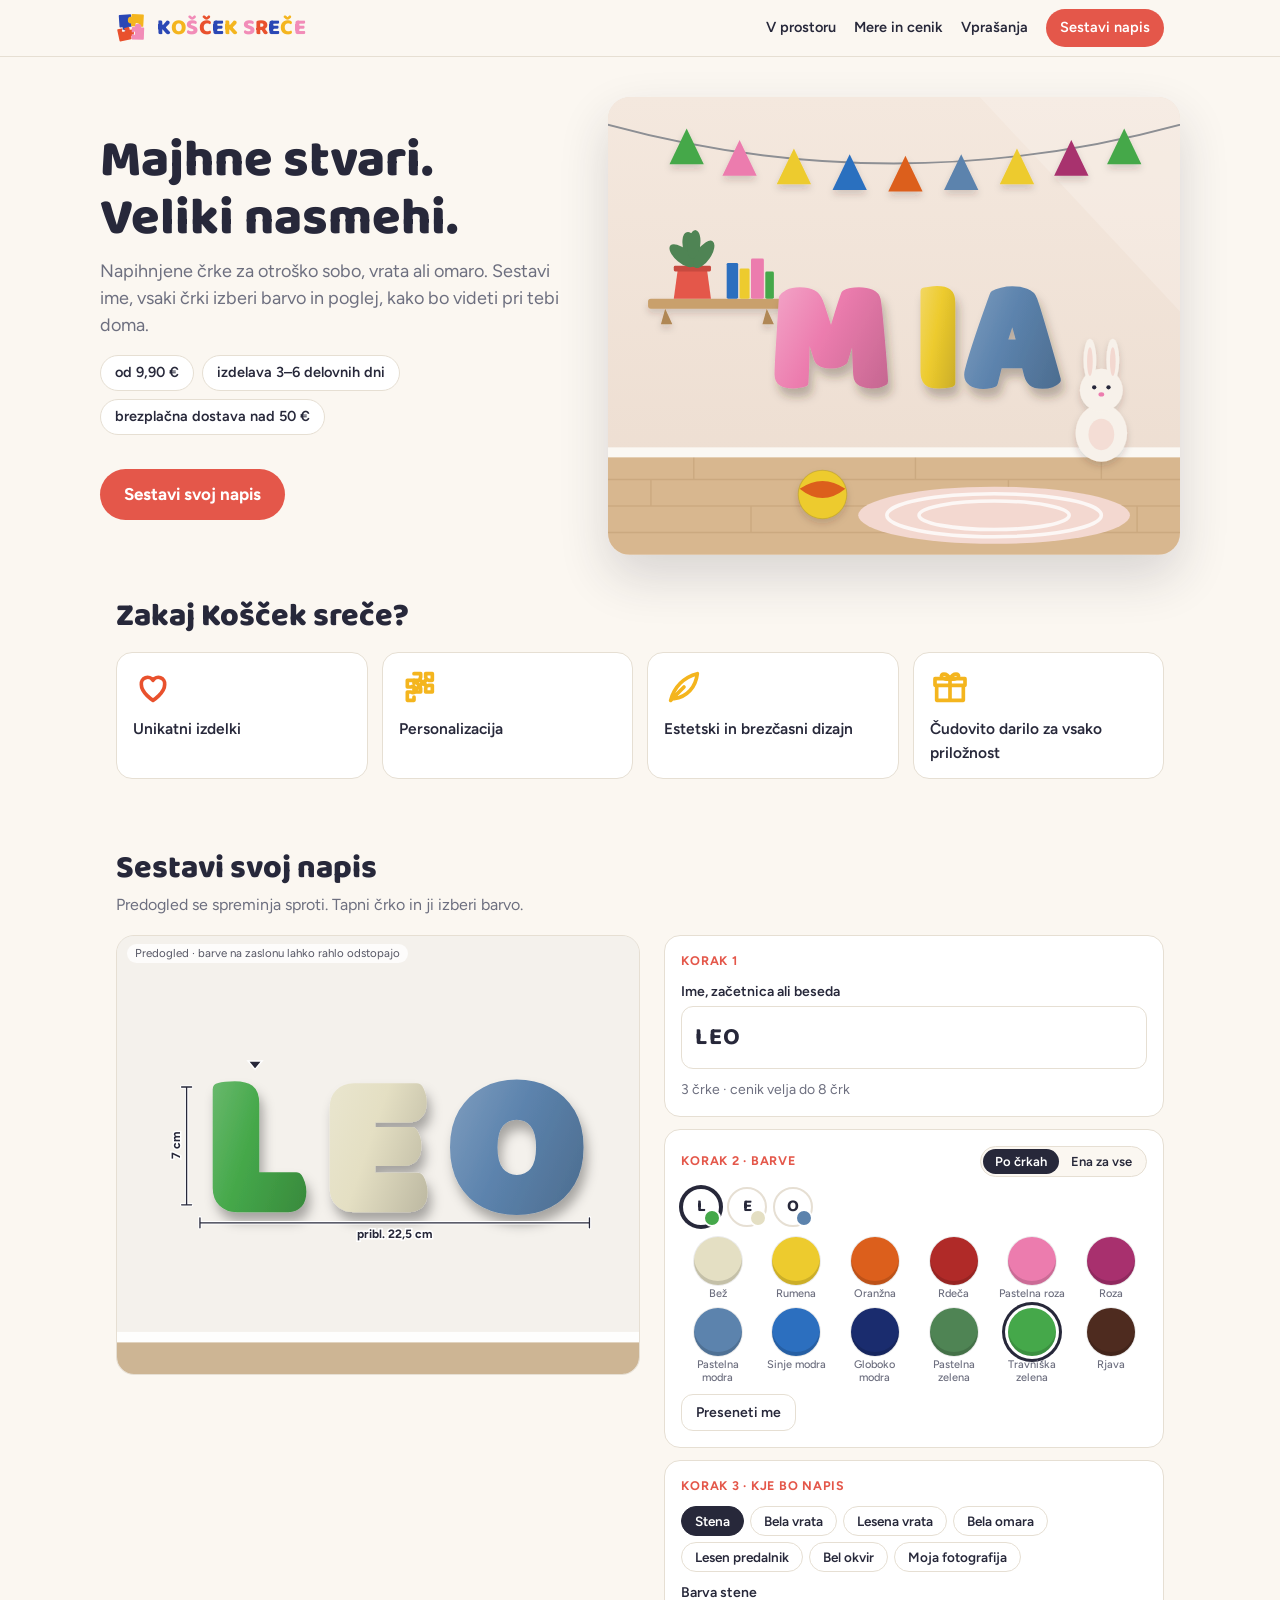
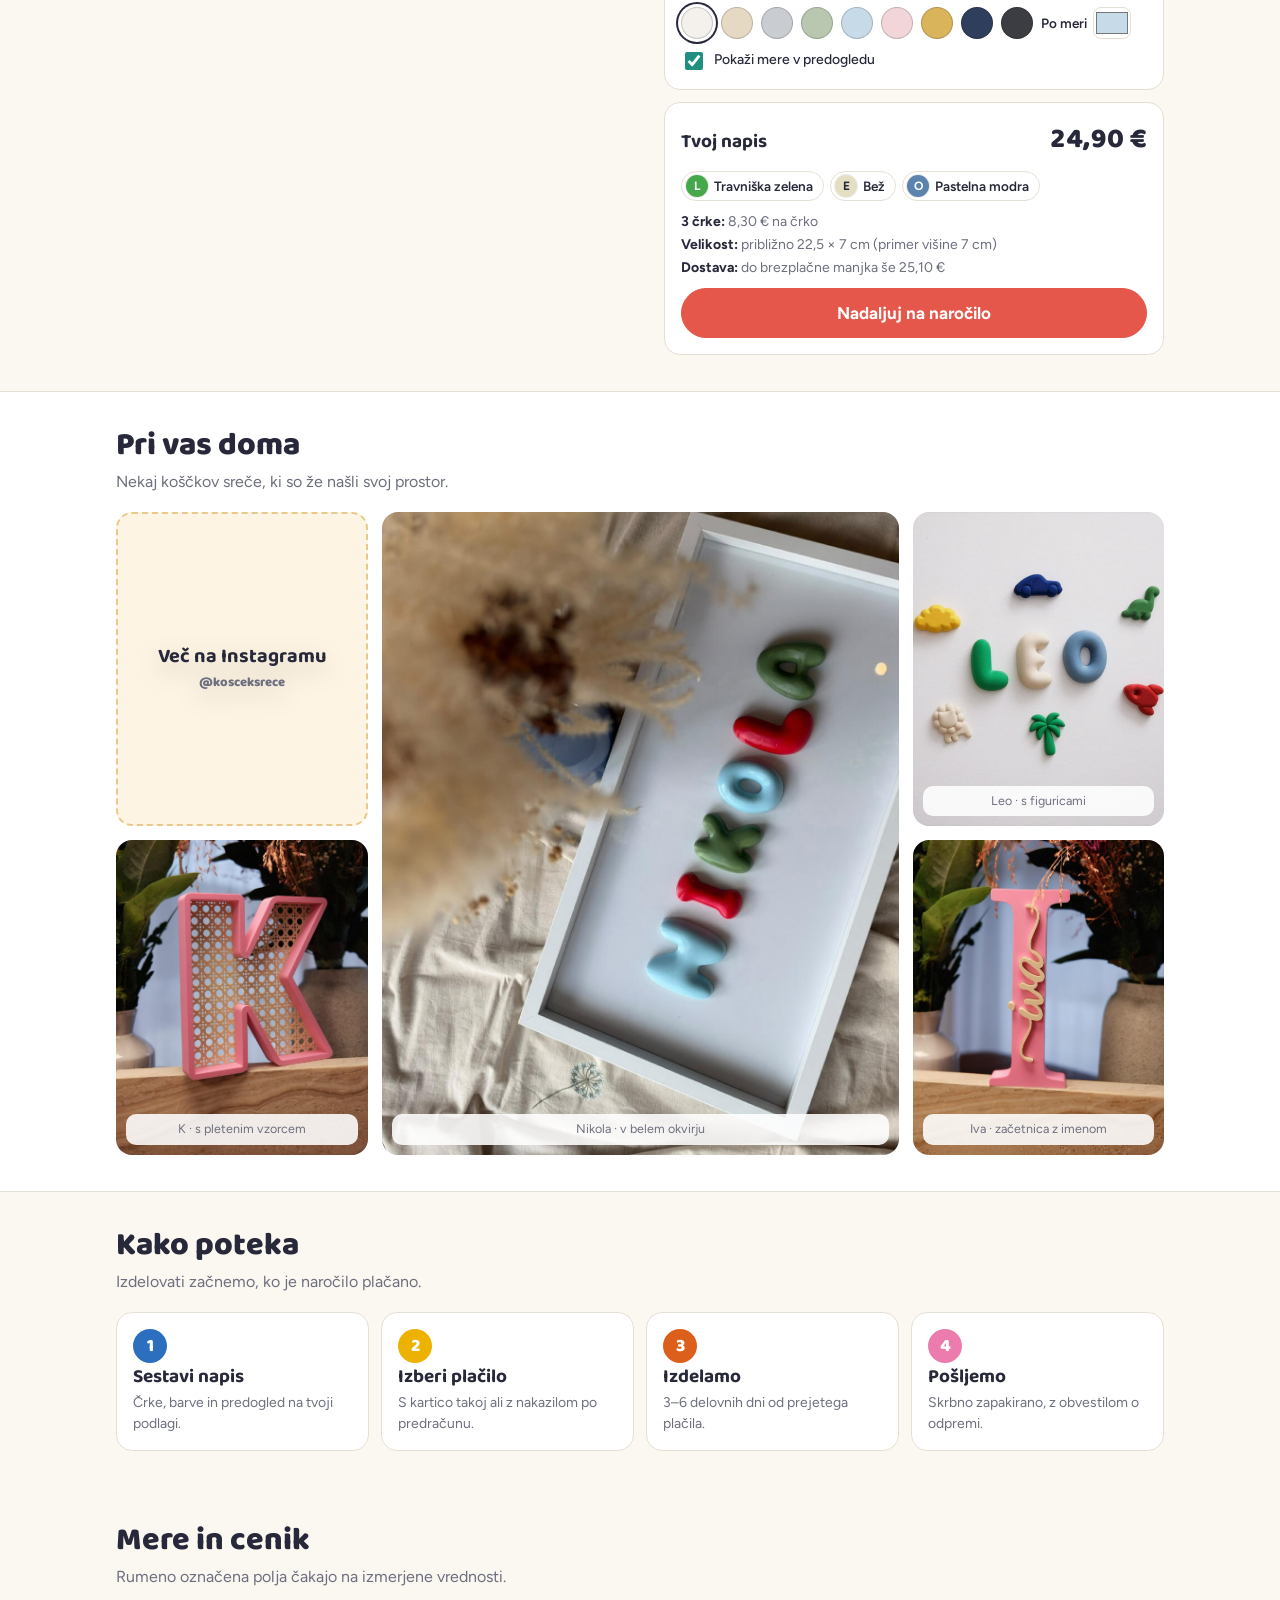
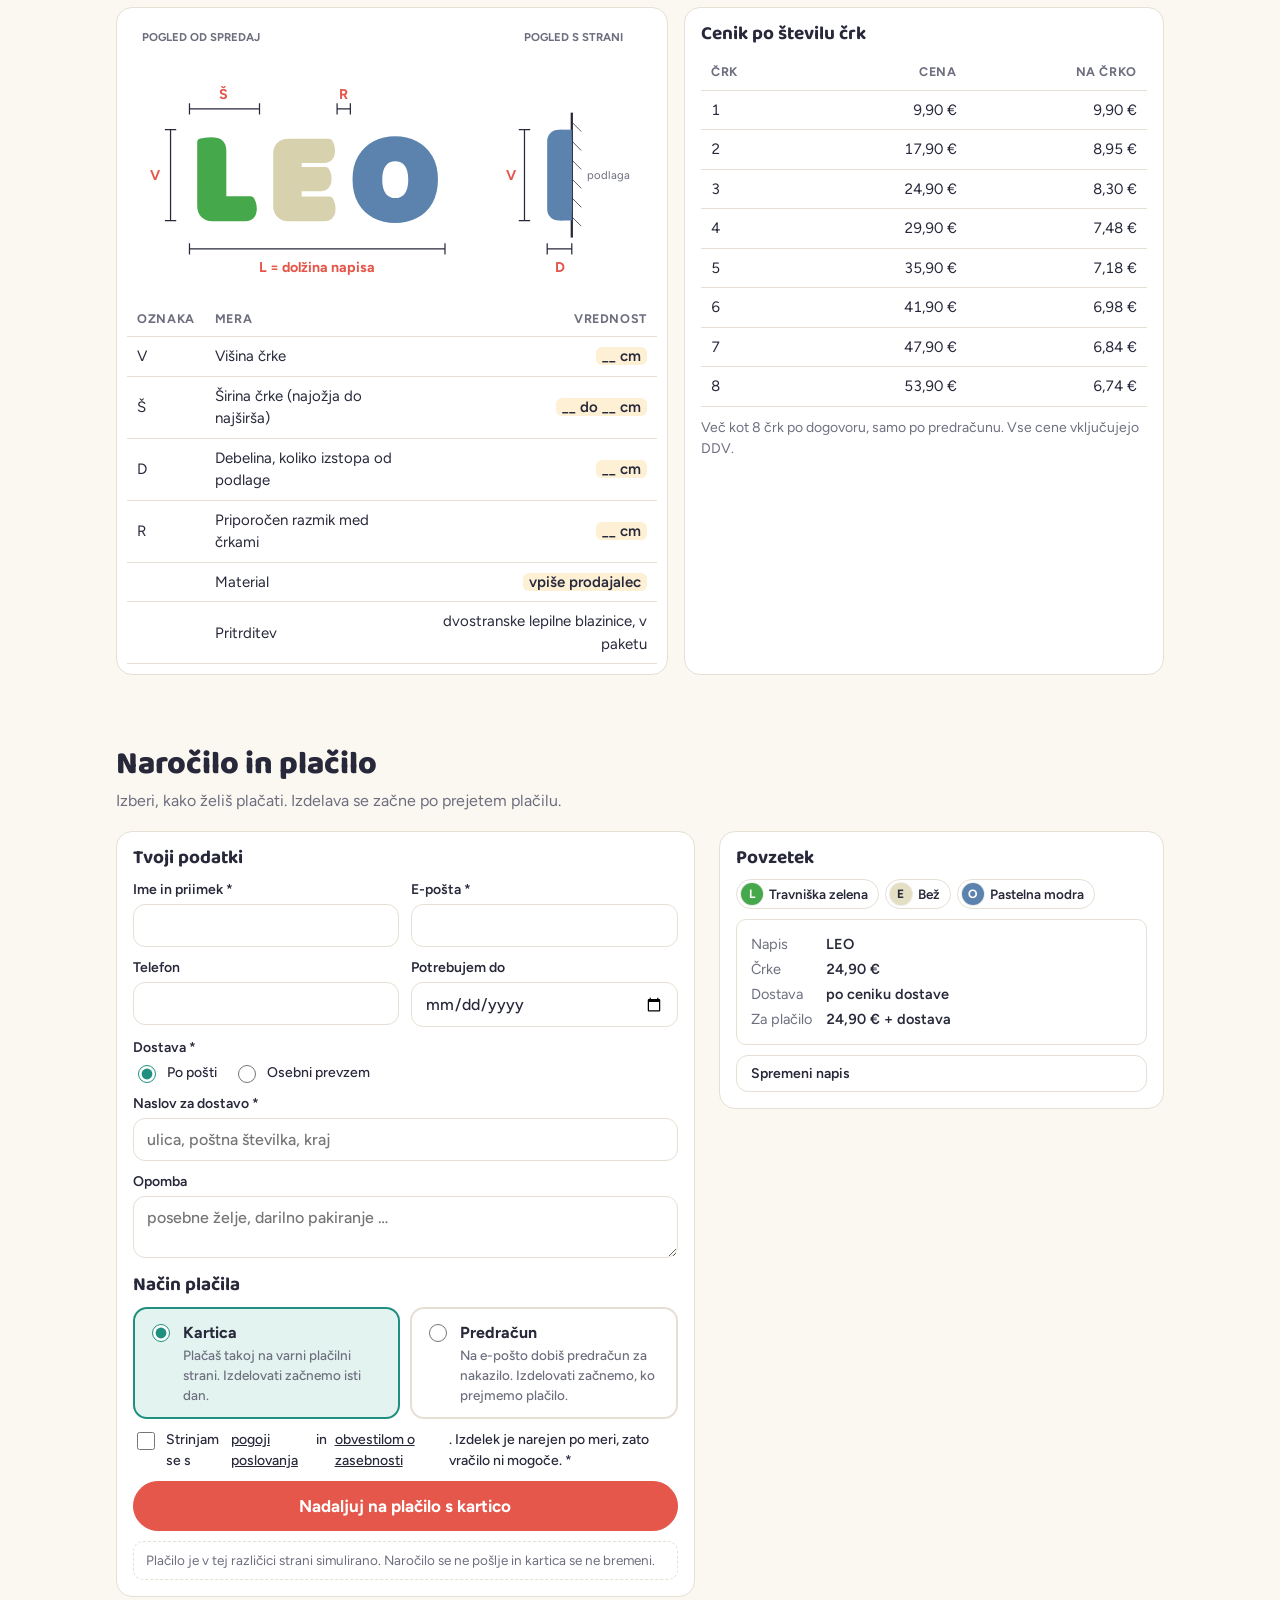
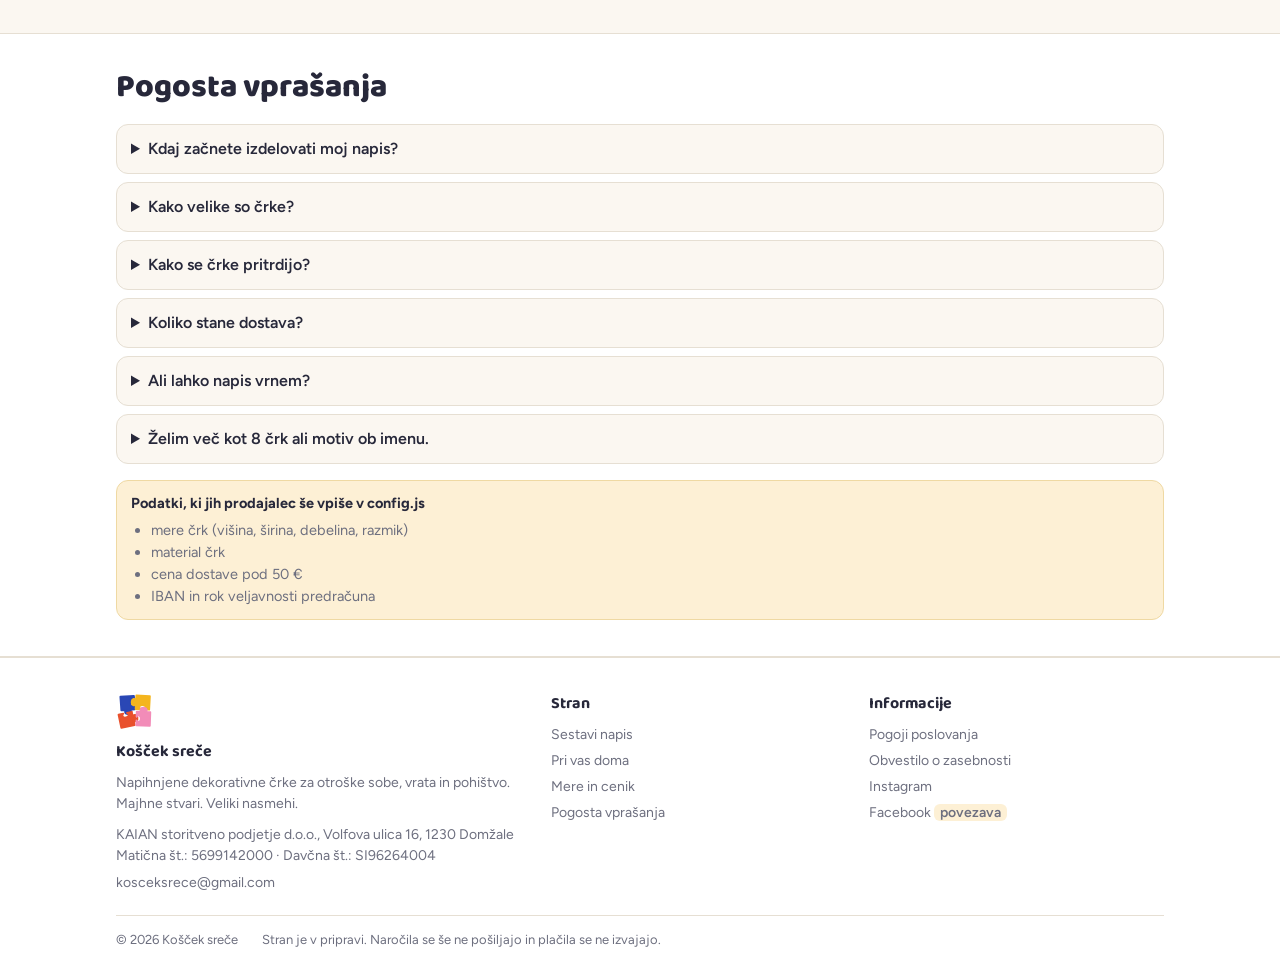
<file: index.html>
<!DOCTYPE html>
<html lang="sl">
<head>
<meta charset="utf-8">
<meta name="viewport" content="width=device-width, initial-scale=1">
<title>Košček sreče · napihnjene črke za otroško sobo</title>
<meta name="description" content="Napihnjene dekorativne črke za otroško sobo, vrata ali omaro. Sestavi ime, vsaki črki izberi barvo in poglej predogled.">
<link rel="icon" href="img/logotip.svg" type="image/svg+xml">
<link rel="preconnect" href="https://fonts.googleapis.com">
<link href="https://fonts.googleapis.com/css2?family=Baloo+2:wght@700;800&family=Figtree:wght@400;500;600;700&display=swap" rel="stylesheet">
<link rel="stylesheet" href="css/style.css">
</head>
<body>
<a class="skip" href="#sestavi">Na konfigurator</a>

<div class="top"><div class="wrap">
  <a class="brand" href="#vrh" aria-label="Košček sreče"><svg class="logo" viewBox="-14 -14 148 148" aria-hidden="true"><path d="M0 0 L 50.0 0.0 L 50.0 18.0 C 45.2 10.0 34.0 12.0 34.0 25.0 C 34.0 38.0 45.2 40.0 50.0 32.0 L 50.0 50.0 L 32.0 50.0 C 40.0 54.8 38.0 66.0 25.0 66.0 C 12.0 66.0 10.0 54.8 18.0 50.0 L 0.0 50.0 L 0.0 0.0 Z" fill="#2A47B5" stroke="#2A47B5" stroke-width="7" stroke-linejoin="round" transform="translate(4 2) rotate(-4 25 25)"/><path d="M0 0 L 50.0 0.0 L 50.0 50.0 L 32.0 50.0 C 40.0 45.2 38.0 34.0 25.0 34.0 C 12.0 34.0 10.0 45.2 18.0 50.0 L 0.0 50.0 L 0.0 32.0 C -4.8 40.0 -16.0 38.0 -16.0 25.0 C -16.0 12.0 -4.8 10.0 0.0 18.0 L 0.0 0.0 Z" fill="#F4B51E" stroke="#F4B51E" stroke-width="7" stroke-linejoin="round" transform="translate(60 0) rotate(3 25 25)"/><path d="M0 0 L 18.0 0.0 C 10.0 4.8 12.0 16.0 25.0 16.0 C 38.0 16.0 40.0 4.8 32.0 0.0 L 50.0 0.0 L 50.0 18.0 C 54.8 10.0 66.0 12.0 66.0 25.0 C 66.0 38.0 54.8 40.0 50.0 32.0 L 50.0 50.0 L 0.0 50.0 L 0.0 0.0 Z" fill="#E9512D" stroke="#E9512D" stroke-width="7" stroke-linejoin="round" transform="translate(0 64) rotate(-12 25 25)"/><path d="M0 0 L 18.0 0.0 C 10.0 -4.8 12.0 -16.0 25.0 -16.0 C 38.0 -16.0 40.0 -4.8 32.0 0.0 L 50.0 0.0 L 50.0 50.0 L 0.0 50.0 L 0.0 32.0 C 4.8 40.0 16.0 38.0 16.0 25.0 C 16.0 12.0 4.8 10.0 0.0 18.0 L 0.0 0.0 Z" fill="#F28CB8" stroke="#F28CB8" stroke-width="7" stroke-linejoin="round" transform="translate(62 60) rotate(2 25 25)"/></svg><span class="brandTxt"><span>K</span><span>O</span><span>Š</span><span>Č</span><span>E</span><span>K</span> <span>S</span><span>R</span><span>E</span><span>Č</span><span>E</span></span></a>
  <nav class="nav" aria-label="Glavna navigacija"><a href="#galerija">V prostoru</a><a href="#mere">Mere in cenik</a><a href="#vprasanja">Vprašanja</a><a class="navCta" href="#sestavi">Sestavi napis</a></nav>
</div></div>

<main id="vrh">
<div class="wrap hero"><div class="heroGrid">
  <div>
    <h1>Majhne stvari. Veliki nasmehi.</h1>
    <p class="lead">Napihnjene črke za otroško sobo, vrata ali omaro. Sestavi ime, vsaki črki izberi barvo in poglej, kako bo videti pri tebi doma.</p>
    <ul class="facts"><li>od <span data-cfg="cenik.cene.1" data-format="eur"></span></li><li>izdelava <span data-rok></span></li><li>brezplačna dostava nad <span data-cfg="dostava.pragBrezplacne" data-format="eurShort"></span></li></ul>
    <a class="cta" href="#sestavi">Sestavi svoj napis</a>
  </div>
  <div class="heroArt"><svg viewBox="0 0 800 640" role="img" aria-label="Otroška soba z napihnjenim napisom MIA na steni">
      <defs>
        <linearGradient id="hwall" x1="0" y1="0" x2="0" y2="1"><stop offset="0" stop-color="#f4e8de"/><stop offset="1" stop-color="#ecdccf"/></linearGradient>
        <linearGradient id="hgP" x1="0" y1="0" x2="1" y2="1"><stop offset="0" stop-color="#f6b8d4"/><stop offset=".45" stop-color="#EC7CAE"/><stop offset="1" stop-color="#b45e84"/></linearGradient>
        <linearGradient id="hgY" x1="0" y1="0" x2="1" y2="1"><stop offset="0" stop-color="#f6e08a"/><stop offset=".45" stop-color="#EDCB2E"/><stop offset="1" stop-color="#b49a23"/></linearGradient>
        <linearGradient id="hgB" x1="0" y1="0" x2="1" y2="1"><stop offset="0" stop-color="#8da8c6"/><stop offset=".45" stop-color="#5C83AD"/><stop offset="1" stop-color="#466484"/></linearGradient>
        <filter id="hsh" x="-20%" y="-30%" width="150%" height="180%"><feDropShadow dx="5" dy="12" stdDeviation="7" flood-color="#3a2a22" flood-opacity=".3"/></filter>
        <filter id="hsoft" x="-20%" y="-20%" width="140%" height="160%"><feDropShadow dx="0" dy="6" stdDeviation="5" flood-color="#3a2a22" flood-opacity=".18"/></filter>
      </defs>
      <rect width="800" height="640" fill="url(#hwall)"/>
      <!-- svetloba z okna -->
      <path d="M520 0 L800 0 L800 300 Z" fill="#fff" opacity=".18"/>
      <!-- tla in letev -->
      <rect x="0" y="500" width="800" height="140" fill="#d8b78f"/>
      <g stroke="#c4a177" stroke-width="2" opacity=".6"><path d="M0 535 H800 M0 572 H800 M0 609 H800"/><path d="M120 500 V535 M430 500 V535 M690 500 V535 M60 535 V572 M300 535 V572 M560 535 V572 M200 572 V609 M470 572 V609 M740 572 V609"/></g>
      <rect x="0" y="490" width="800" height="14" fill="#fbf8f3"/>
      <!-- preproga -->
      <ellipse cx="540" cy="585" rx="190" ry="40" fill="#f3d8d0"/>
      <ellipse cx="540" cy="585" rx="150" ry="30" fill="none" stroke="#fff" stroke-width="5" opacity=".8"/>
      <ellipse cx="540" cy="585" rx="105" ry="20" fill="none" stroke="#fff" stroke-width="5" opacity=".8"/>
      <!-- girlanda -->
      <path d="M-10 36 Q400 150 810 36" stroke="#8d8f94" stroke-width="2.5" fill="none"/>
      <g filter="url(#hsoft)">
        <path d="M86 58 l24 50 l-48 0 z" fill="#45A84A" transform="translate(24 -14)"/>
        <path d="M160 74 l24 50 l-48 0 z" fill="#EC7CAE" transform="translate(24 -14)"/>
        <path d="M236 86 l24 50 l-48 0 z" fill="#EDCB2E" transform="translate(24 -14)"/>
        <path d="M314 94 l24 50 l-48 0 z" fill="#2C6FBF" transform="translate(24 -14)"/>
        <path d="M392 96 l24 50 l-48 0 z" fill="#DC5F1C" transform="translate(24 -14)"/>
        <path d="M470 94 l24 50 l-48 0 z" fill="#5C83AD" transform="translate(24 -14)"/>
        <path d="M548 86 l24 50 l-48 0 z" fill="#EDCB2E" transform="translate(24 -14)"/>
        <path d="M624 74 l24 50 l-48 0 z" fill="#A8306E" transform="translate(24 -14)"/>
        <path d="M698 58 l24 50 l-48 0 z" fill="#45A84A" transform="translate(24 -14)"/>
      </g>
      <!-- polica z rastlino in knjigami -->
      <g filter="url(#hsoft)">
        <rect x="56" y="282" width="190" height="14" rx="4" fill="#c9a06c"/>
        <path d="M80 296 l10 22 h-16 z M222 296 l10 22 h-16 z" fill="#b08754"/>
      </g>
      <path d="M92 282 l6 -44 h40 l6 44 z" fill="#e4574a"/>
      <rect x="92" y="236" width="52" height="8" rx="2" fill="#c84a3f"/>
      <g fill="#4F8454"><ellipse cx="118" cy="214" rx="12" ry="26" transform="rotate(-18 118 214)"/><ellipse cx="104" cy="222" rx="10" ry="22" transform="rotate(-50 104 222)"/><ellipse cx="134" cy="220" rx="10" ry="22" transform="rotate(34 134 220)"/><ellipse cx="120" cy="206" rx="9" ry="20" transform="rotate(8 120 206)"/></g>
      <rect x="166" y="232" width="16" height="50" rx="2" fill="#2C6FBF"/>
      <rect x="184" y="240" width="14" height="42" rx="2" fill="#EDCB2E"/>
      <rect x="200" y="226" width="18" height="56" rx="2" fill="#EC7CAE"/>
      <rect x="220" y="244" width="12" height="38" rx="2" fill="#45A84A"/>
      <!-- napihnjen napis -->
      <g font-family="'Baloo 2','Arial Rounded MT Bold','Trebuchet MS',sans-serif" font-weight="800" font-size="210" stroke-width="12" stroke-linejoin="round" paint-order="stroke" filter="url(#hsh)">
        <g class="flt"><text x="228" y="400" fill="url(#hgP)" stroke="url(#hgP)">M</text></g>
        <g class="flt"><text x="430" y="400" fill="url(#hgY)" stroke="url(#hgY)">I</text></g>
        <g class="flt"><text x="500" y="400" fill="url(#hgB)" stroke="url(#hgB)">A</text></g>
      </g>
      <!-- žoga in zajček -->
      <g filter="url(#hsoft)">
        <circle cx="300" cy="556" r="34" fill="#EDCB2E"/>
        <path d="M268 548 q32 -22 64 0 q-32 26 -64 0 z" fill="#DC5F1C"/>
        <circle cx="300" cy="556" r="34" fill="none" stroke="#b49a23" stroke-width="1.5" opacity=".5"/>
      </g>
      <g filter="url(#hsoft)">
        <ellipse cx="690" cy="470" rx="36" ry="40" fill="#f7f1ea"/>
        <circle cx="690" cy="410" r="30" fill="#f7f1ea"/>
        <ellipse cx="674" cy="368" rx="9" ry="30" fill="#f7f1ea"/><ellipse cx="706" cy="368" rx="9" ry="30" fill="#f7f1ea"/>
        <ellipse cx="674" cy="370" rx="4" ry="20" fill="#f3d8d0"/><ellipse cx="706" cy="370" rx="4" ry="20" fill="#f3d8d0"/>
        <circle cx="680" cy="406" r="3" fill="#27283a"/><circle cx="700" cy="406" r="3" fill="#27283a"/>
        <ellipse cx="690" cy="416" rx="4" ry="3" fill="#EC7CAE"/>
        <ellipse cx="690" cy="472" rx="18" ry="22" fill="#f3d8d0" opacity=".8"/>
      </g>
    </svg></div>
</div></div>

<section style="padding-top:28px"><div class="wrap">
  <div class="sechead"><h2>Zakaj Košček sreče?</h2></div>
  <ul class="why">
    <li style="--c:#E9512D"><svg viewBox="0 0 24 24" aria-hidden="true"><path d="M12 20s-7-4.4-7-9.5A3.8 3.8 0 0 1 12 8a3.8 3.8 0 0 1 7 2.5C19 15.6 12 20 12 20z"/></svg>Unikatni izdelki</li>
    <li style="--c:#F4B51E"><svg viewBox="0 0 24 24" aria-hidden="true"><path d="M9 4h4v2.2a1.8 1.8 0 1 0 3 0V4h4v4h-2.2a1.8 1.8 0 1 0 0 3H20v4h-4v-2.2a1.8 1.8 0 1 0-3 0V15H9v-2.2a1.8 1.8 0 1 0 0-3V8h4"/><path d="M9 8H5v4h2.2a1.8 1.8 0 1 1 0 3H5v5h4v-2"/></svg>Personalizacija</li>
    <li style="--c:#F4B51E"><svg viewBox="0 0 24 24" aria-hidden="true"><path d="M4 20c2-8 8-14 16-16-1 8-6 14-14 15M4 20l8-8"/></svg>Estetski in brezčasni dizajn</li>
    <li style="--c:#F4B51E"><svg viewBox="0 0 24 24" aria-hidden="true"><path d="M4 11h16v9H4zM3 7h18v4H3zM12 7v13M12 7c-2-4-6-3-5-1s5 1 5 1zm0 0c2-4 6-3 5-1s-5 1-5 1z"/></svg>Čudovito darilo za vsako priložnost</li>
  </ul>
</div></section>

<section id="sestavi"><div class="wrap">
  <div class="sechead"><h2>Sestavi svoj napis</h2><p class="muted">Predogled se spreminja sproti. Tapni črko in ji izberi barvo.</p></div>
  <div class="conf">
    <div class="stageWrap">
      <div class="stage" id="stage">
        <div class="scene" id="scene"></div>
        <div id="word" aria-live="polite"></div>
        <span class="stageNote">Predogled · barve na zaslonu lahko rahlo odstopajo</span>
      </div>
    </div>

    <div class="steps">
      <div class="cardbox">
        <span class="stepno">Korak 1</span>
        <div><label for="napis">Ime, začetnica ali beseda</label>
        <input type="text" id="napis" maxlength="12" autocomplete="off" autocapitalize="characters" spellcheck="false" value="LEO"></div>
        <span class="small muted" id="count"></span>
      </div>

      <div class="cardbox">
        <div class="headrow"><span class="stepno">Korak 2 · barve</span>
          <div class="seg" role="group" aria-label="Način izbire barv">
            <button type="button" id="modeOne" aria-pressed="true">Po črkah</button><button type="button" id="modeAll" aria-pressed="false">Ena za vse</button>
          </div></div>
        <div class="lchips" id="lchips" role="group" aria-label="Izbira črke"></div>
        <div class="pal" id="pal" role="group" aria-label="Barvna paleta"></div>
        <div class="actions"><button class="btn" type="button" id="rand">Preseneti me</button></div>
      </div>

      <div class="cardbox">
        <span class="stepno">Korak 3 · kje bo napis</span>
        <div class="chips" id="scenes" role="group" aria-label="Podlaga"></div>
        <div id="wallBox"><label>Barva stene</label><div class="walls" id="walls" role="group" aria-label="Barva stene"></div></div>
        <div id="photoBox" hidden>
          <p class="small">Stopi približno <strong><span data-cfg="fotografija.razdaljaM"></span> m</strong> od mesta, kjer bo napis, in fotografiraj naravnost. Če so to vrata, naj bodo na sliki cela. Napis nato z vlečenjem premakneš na pravo mesto, velikost pa popraviš z drsnikom.</p>
          <div class="actions">
            <input class="vh" type="file" id="photoCam" accept="image/*" capture="environment"><label class="btn" for="photoCam">Fotografiraj</label>
            <input class="vh" type="file" id="photoFile" accept="image/*"><label class="btn" for="photoFile">Naloži sliko</label>
            <button class="btn" type="button" id="photoClear" hidden>Odstrani sliko</button>
          </div>
          <div id="photoScale" hidden><label for="scaleRange">Velikost napisa na sliki</label><input type="range" id="scaleRange" min="40" max="220" value="100" aria-describedby="scaleHint"><span class="small muted" id="scaleHint">Izhodišče velja za fotografijo z <span data-cfg="fotografija.razdaljaM"></span> m. Če si bil bližje ali dlje, popravi tukaj.</span></div>
          <p class="small muted">Slika ostane na tvoji napravi in se nikamor ne pošlje.</p>
        </div>
        <div class="check"><label for="mere-on"><input type="checkbox" id="mere-on" checked> Pokaži mere v predogledu</label></div>
      </div>

      <div class="cardbox" aria-label="Povzetek izbire">
        <div class="sumTop"><h3>Tvoj napis</h3><span class="price" id="price"></span></div>
        <ul class="pairs" id="pairs"></ul>
        <ul class="flist"><li id="perLetter"></li><li id="sizeOut"></li><li id="ship"></li></ul>
        <a class="btn primary" href="#blagajna">Nadaljuj na naročilo</a>
      </div>
    </div>
  </div>
</div></section>

<section id="galerija" class="band"><div class="wrap">
  <div class="sechead"><h2>Pri vas doma</h2><p class="muted">Nekaj koščkov sreče, ki so že našli svoj prostor.</p></div>
  <div class="gal" id="gal">
    <a class="tile more" id="galMore" href="#" target="_blank" rel="noopener" style="--bg:#FDF4E3"><span class="moreIn"><b>Več na Instagramu</b><small>@kosceksrece</small></span></a>
  </div>
</div></section>

<section><div class="wrap">
  <div class="sechead"><h2>Kako poteka</h2><p class="muted">Izdelovati začnemo, ko je naročilo plačano.</p></div>
  <ol class="how">
    <li style="--c:#2C6FBF"><h3>Sestavi napis</h3><p class="muted small">Črke, barve in predogled na tvoji podlagi.</p></li>
    <li style="--c:#EDB200"><h3>Izberi plačilo</h3><p class="muted small">S kartico takoj ali z nakazilom po predračunu.</p></li>
    <li style="--c:#DC5F1C"><h3>Izdelamo</h3><p class="muted small"><span data-rok></span> od prejetega plačila.</p></li>
    <li style="--c:#EC7CAE"><h3>Pošljemo</h3><p class="muted small">Skrbno zapakirano, z obvestilom o odpremi.</p></li>
  </ol>
</div></section>

<section id="mere"><div class="wrap">
  <div class="sechead"><h2>Mere in cenik</h2><p class="muted">Rumeno označena polja čakajo na izmerjene vrednosti.</p></div>
  <div class="two">
    <div class="sketch">
      <svg viewBox="0 0 560 300" role="img" aria-label="Kotirana skica črk: višina V, širina Š, razmik R, dolžina napisa L in debelina D">
        <text x="16" y="24" font-size="12" font-weight="700" fill="#6d6f7f" font-family="Figtree,sans-serif">POGLED OD SPREDAJ</text>
        <text x="420" y="24" font-size="12" font-weight="700" fill="#6d6f7f" font-family="Figtree,sans-serif">POGLED S STRANI</text>
        <g font-family="'Baloo 2','Arial Rounded MT Bold',sans-serif" font-weight="800" font-size="130" stroke-width="8" stroke-linejoin="round">
          <text x="70" y="210" fill="#45A84A" stroke="#45A84A">L</text>
          <text x="150" y="210" fill="#D8D1AE" stroke="#D8D1AE">E</text>
          <text x="238" y="210" fill="#5C83AD" stroke="#5C83AD">O</text>
        </g>
        <g stroke="#27283a" stroke-width="1.3" fill="none">
          <path d="M46 118 V214 M40 118 H52 M40 214 H52"/>
          <path d="M66 96 H140 M66 90 V102 M140 90 V102"/>
          <path d="M222 96 H236 M222 90 V102 M236 90 V102"/>
          <path d="M66 244 H336 M66 238 V250 M336 238 V250"/>
          <path d="M470 100 V232" stroke-width="2.4"/>
          <path d="M470 110 l10 10 M470 130 l10 10 M470 150 l10 10 M470 170 l10 10 M470 190 l10 10 M470 210 l10 10" stroke-width=".8"/>
          <path d="M444 244 H470 M444 238 V250 M470 238 V250"/>
          <path d="M420 118 V214 M414 118 H426 M414 214 H426"/>
        </g>
        <rect x="444" y="118" width="26" height="96" rx="12" fill="#5C83AD"/><rect x="458" y="118" width="12" height="96" fill="#5C83AD"/>
        <g font-family="Figtree,sans-serif" font-size="15" font-weight="700" fill="#e4574a">
          <text x="24" y="171">V</text><text x="97" y="86">Š</text><text x="224" y="86">R</text>
          <text x="201" y="268" text-anchor="middle">L = dolžina napisa</text><text x="452" y="268">D</text><text x="400" y="171">V</text>
        </g>
        <text x="486" y="170" font-size="12" fill="#6d6f7f" font-family="Figtree,sans-serif">podlaga</text>
      </svg>
      <div class="tblwrap"><table>
        <tr><th>Oznaka</th><th>Mera</th><th class="r">Vrednost</th></tr>
        <tr><td>V</td><td>Višina črke</td><td class="r"><span data-cfg="mere.visinaCm" data-format="cm" data-manjka="__ cm"></span></td></tr>
        <tr><td>Š</td><td>Širina črke (najožja do najširša)</td><td class="r"><span id="sirinaOut"></span></td></tr>
        <tr><td>D</td><td>Debelina, koliko izstopa od podlage</td><td class="r"><span data-cfg="mere.debelinaCm" data-format="cm" data-manjka="__ cm"></span></td></tr>
        <tr><td>R</td><td>Priporočen razmik med črkami</td><td class="r"><span data-cfg="mere.razmikCm" data-format="cm" data-manjka="__ cm"></span></td></tr>
        <tr><td></td><td>Material</td><td class="r"><span data-cfg="mere.material"></span></td></tr>
        <tr><td></td><td>Pritrditev</td><td class="r"><span data-cfg="mere.pritrditev"></span></td></tr>
      </table></div>
    </div>
    <div class="cardbox">
      <h3>Cenik po številu črk</h3>
      <div class="tblwrap"><table id="cenik"><tr><th>Črk</th><th class="r">Cena</th><th class="r">Na črko</th></tr></table></div>
      <p class="small muted"><span data-cfg="cenik.opombaNadNajvec"></span> Vse cene vključujejo DDV.</p>
    </div>
  </div>
</div></section>

<section id="blagajna"><div class="wrap">
  <div class="sechead"><h2>Naročilo in plačilo</h2><p class="muted">Izberi, kako želiš plačati. Izdelava se začne po prejetem plačilu.</p></div>
  <div class="checkout">
    <div>
      <form class="cardbox" id="form" novalidate>
        <h3>Tvoji podatki</h3>
        <div class="row">
          <div><label for="ime">Ime in priimek *</label><input type="text" id="ime" autocomplete="name" required></div>
          <div><label for="email">E-pošta *</label><input type="email" id="email" autocomplete="email" required></div>
        </div>
        <div class="row">
          <div><label for="tel">Telefon</label><input type="tel" id="tel" autocomplete="tel"></div>
          <div><label for="rok">Potrebujem do</label><input type="date" id="rok"></div>
        </div>
        <div><label>Dostava *</label>
          <div class="radio">
            <label for="d-posta"><input type="radio" name="dostava" id="d-posta" value="Po pošti" checked> Po pošti</label>
            <label for="d-osebno"><input type="radio" name="dostava" id="d-osebno" value="Osebni prevzem"> Osebni prevzem</label>
          </div></div>
        <div id="naslovBox"><label for="naslov">Naslov za dostavo *</label><input type="text" id="naslov" autocomplete="street-address" placeholder="ulica, poštna številka, kraj"></div>
        <div><label for="opomba">Opomba</label><textarea id="opomba" rows="2" placeholder="posebne želje, darilno pakiranje …"></textarea></div>

        <h3>Način plačila</h3>
        <div class="pays">
          <label class="pay on" for="p-kartica"><input type="radio" name="placilo" id="p-kartica" value="kartica" checked><span><b>Kartica</b><span>Plačaš takoj na varni plačilni strani. Izdelovati začnemo isti dan.</span></span></label>
          <label class="pay" for="p-predracun"><input type="radio" name="placilo" id="p-predracun" value="predracun"><span><b>Predračun</b><span>Na e-pošto dobiš predračun za nakazilo. Izdelovati začnemo, ko prejmemo plačilo.</span></span></label>
        </div>
        <div class="check"><label for="soglasje"><input type="checkbox" id="soglasje" required> Strinjam se s <a href="pogoji.html">pogoji poslovanja</a> in <a href="zasebnost.html">obvestilom o zasebnosti</a>. Izdelek je narejen po meri, zato vračilo ni mogoče. *</label></div>
        <p class="err" id="err" hidden tabindex="-1"></p>
        <button class="btn primary" type="submit" id="submit">Nadaljuj na plačilo s kartico</button>
        <p class="note" id="simNote">Plačilo je v tej različici strani simulirano. Naročilo se ne pošlje in kartica se ne bremeni.</p>
      </form>

      <div class="panel" id="cardStep" hidden>
        <h3>Plačilo s kartico</h3>
        <p class="small muted">Prikaz koraka. Na pravi strani se tukaj odpre varna plačilna stran ponudnika Stripe; številke kartice spletna stran Koščka sreče nikoli ne vidi. Tukaj se ne vnaša nič.</p>
        <div class="doc"><dl id="cardSum"></dl></div>
        <div><div class="fakeLabel">Številka kartice</div><div class="fake" aria-hidden="true">•••• •••• •••• ••••</div></div>
        <div class="row"><div><div class="fakeLabel">Veljavnost</div><div class="fake" aria-hidden="true">MM / LL</div></div><div><div class="fakeLabel">Varnostna koda</div><div class="fake" aria-hidden="true">•••</div></div></div>
        <p class="small muted">Kupec lahko namesto vnosa kartice uporabi tudi Apple Pay ali Google Pay, če ju ima na napravi. Banka lahko zahteva potrditev v mobilni banki.</p>
        <div class="actions" id="simButtons">
          <button class="btn ok" type="button" id="payOk">Simuliraj uspešno plačilo</button>
          <button class="btn" type="button" id="payFail">Simuliraj zavrnjeno plačilo</button>
          <button class="btn" type="button" data-back>Nazaj na podatke</button>
        </div>
      </div>

      <div class="panel" id="waitStep" hidden>
        <h3>Preverjamo plačilo …</h3>
        <p>Naročilo <strong id="noWait"></strong>. Hvala! Banka in Stripe potrjujeta plačilo, to traja nekaj sekund.</p>
        <p class="small muted" id="waitNote" hidden>Potrditev še ni prispela. Nič hudega: ko bo plačilo potrjeno, dobiš e-pošto s potrditvijo naročila. Če je ne dobiš v eni uri, nam piši.</p>
        <div class="actions"><button class="btn" type="button" data-back>Nazaj na urejanje</button></div>
      </div>

      <div class="panel bad" id="failStep" hidden>
        <h3>Plačilo ni uspelo</h3>
        <p>Kartica ni bila bremenjena. Poskusi znova ali izberi plačilo po predračunu; tvoj napis je shranjen.</p>
        <div class="actions"><button class="btn" type="button" id="retry">Poskusi znova</button><button class="btn" type="button" id="toProforma">Raje predračun</button></div>
      </div>

      <div class="panel good" id="paidStep" hidden>
        <h3>Plačilo prejeto. Hvala!</h3>
        <p>Naročilo <strong id="noPaid"></strong> gre v izdelavo. Potrditev in račun sta poslana na <strong id="mailPaid"></strong>.</p>
        <ol class="track"><li class="done">Naročilo oddano</li><li class="done">Plačilo prejeto</li><li class="now">V izdelavi · <span data-rok></span></li><li>Odposlano</li></ol>
        <div class="actions"><button class="btn" type="button" data-back>Nazaj na urejanje</button></div>
      </div>

      <div class="panel" id="proStep" hidden>
        <h3>Naročilo oddano. Čakamo na plačilo.</h3>
        <p>Predračun je poslan na <strong id="mailPro"></strong>. Izdelovati začnemo, ko nakazilo prispe na račun, običajno v 1–2 delovnih dneh po plačilu.</p>
        <div class="doc"><strong>Predračun <span id="noPro"></span></strong><dl id="proSum"></dl></div>
        <ol class="track"><li class="done">Naročilo oddano</li><li class="now">Čakamo na plačilo</li><li>V izdelavi · <span data-rok></span></li><li>Odposlano</li></ol>
        <div class="actions"><button class="btn" type="button" data-back>Nazaj na urejanje</button></div>
      </div>
    </div>

    <aside class="cardbox" aria-label="Povzetek naročila">
      <h3>Povzetek</h3>
      <ul class="pairs" id="pairs2"></ul>
      <div class="doc"><dl id="sideSum"></dl></div>
      <a class="btn" href="#sestavi">Spremeni napis</a>
    </aside>
  </div>
</div></section>

<section id="vprasanja" class="band"><div class="wrap">
  <div class="sechead"><h2>Pogosta vprašanja</h2></div>
  <details><summary>Kdaj začnete izdelovati moj napis?</summary><p>Po prejetem plačilu. Pri plačilu s kartico isti dan, pri predračunu ko nakazilo prispe na naš račun.</p></details>
  <details><summary>Kako velike so črke?</summary><p>Višina črke: <span data-cfg="mere.visinaCm" data-format="cm" data-manjka="mere vpiše prodajalec"></span>. Vse mere so na skici v razdelku Mere in cenik; predogled pokaže tudi dolžino tvojega napisa.</p></details>
  <details><summary>Kako se črke pritrdijo?</summary><p>V paketu dobiš dvostranske lepilne blazinice. Z njimi črke prilepiš, kamor želiš: na steno, vrata, omaro ali okvir. Material črk: <span data-cfg="mere.material"></span></p></details>
  <details><summary>Koliko stane dostava?</summary><p>Pri naročilih nad <span data-cfg="dostava.pragBrezplacne" data-format="eurShort"></span> je brezplačna. Za manjša naročila: <span data-cfg="dostava.cenaPodPragom" data-format="eur" data-manjka="cena dostave"></span></p></details>
  <details><summary>Ali lahko napis vrnem?</summary><p>Napis je izdelan po tvojem naročilu, zato vračilo ni mogoče. Če prispe poškodovan ali z napako, ga zamenjamo.</p></details>
  <details><summary>Želim več kot 8 črk ali motiv ob imenu.</summary><p>Piši nam; ceno in rok potrdimo v odgovoru.</p></details>
  <div class="manjka" id="manjka" style="margin-top:16px"><strong>Podatki, ki jih prodajalec še vpiše v config.js</strong><ul></ul></div>
</div></section>
</main>

<footer><div class="wrap">
  <div>
    <svg class="logo" viewBox="-14 -14 148 148" aria-hidden="true"><path d="M0 0 L 50.0 0.0 L 50.0 18.0 C 45.2 10.0 34.0 12.0 34.0 25.0 C 34.0 38.0 45.2 40.0 50.0 32.0 L 50.0 50.0 L 32.0 50.0 C 40.0 54.8 38.0 66.0 25.0 66.0 C 12.0 66.0 10.0 54.8 18.0 50.0 L 0.0 50.0 L 0.0 0.0 Z" fill="#2A47B5" stroke="#2A47B5" stroke-width="7" stroke-linejoin="round" transform="translate(4 2) rotate(-4 25 25)"/><path d="M0 0 L 50.0 0.0 L 50.0 50.0 L 32.0 50.0 C 40.0 45.2 38.0 34.0 25.0 34.0 C 12.0 34.0 10.0 45.2 18.0 50.0 L 0.0 50.0 L 0.0 32.0 C -4.8 40.0 -16.0 38.0 -16.0 25.0 C -16.0 12.0 -4.8 10.0 0.0 18.0 L 0.0 0.0 Z" fill="#F4B51E" stroke="#F4B51E" stroke-width="7" stroke-linejoin="round" transform="translate(60 0) rotate(3 25 25)"/><path d="M0 0 L 18.0 0.0 C 10.0 4.8 12.0 16.0 25.0 16.0 C 38.0 16.0 40.0 4.8 32.0 0.0 L 50.0 0.0 L 50.0 18.0 C 54.8 10.0 66.0 12.0 66.0 25.0 C 66.0 38.0 54.8 40.0 50.0 32.0 L 50.0 50.0 L 0.0 50.0 L 0.0 0.0 Z" fill="#E9512D" stroke="#E9512D" stroke-width="7" stroke-linejoin="round" transform="translate(0 64) rotate(-12 25 25)"/><path d="M0 0 L 18.0 0.0 C 10.0 -4.8 12.0 -16.0 25.0 -16.0 C 38.0 -16.0 40.0 -4.8 32.0 0.0 L 50.0 0.0 L 50.0 50.0 L 0.0 50.0 L 0.0 32.0 C 4.8 40.0 16.0 38.0 16.0 25.0 C 16.0 12.0 4.8 10.0 0.0 18.0 L 0.0 0.0 Z" fill="#F28CB8" stroke="#F28CB8" stroke-width="7" stroke-linejoin="round" transform="translate(62 60) rotate(2 25 25)"/></svg>
    <h4>Košček sreče</h4>
    <p>Napihnjene dekorativne črke za otroške sobe, vrata in pohištvo. Majhne stvari. Veliki nasmehi.</p>
    <p style="margin-top:10px"><span data-cfg="prodajalec.naziv" data-manjka="naziv prodajalca"></span>, <span data-cfg="prodajalec.naslov" data-manjka="naslov"></span><br>Matična št.: <span data-cfg="prodajalec.maticna" data-manjka="matična"></span> · Davčna št.: <span data-cfg="prodajalec.davcna" data-manjka="davčna"></span></p>
    <p style="margin-top:6px"><a id="mailLink" href="#"><span data-cfg="prodajalec.email"></span></a></p>
  </div>
  <div>
    <h4>Stran</h4>
    <ul><li><a href="#sestavi">Sestavi napis</a></li><li><a href="#galerija">Pri vas doma</a></li><li><a href="#mere">Mere in cenik</a></li><li><a href="#vprasanja">Pogosta vprašanja</a></li></ul>
  </div>
  <div>
    <h4>Informacije</h4>
    <ul><li><a href="pogoji.html">Pogoji poslovanja</a></li><li><a href="zasebnost.html">Obvestilo o zasebnosti</a></li><li><a data-cfg-href="prodajalec.instagram" target="_blank" rel="noopener">Instagram</a></li><li><a data-cfg-href="prodajalec.facebook" target="_blank" rel="noopener">Facebook</a></li></ul>
  </div>
  <div class="copy"><span>© 2026 Košček sreče</span><span>Stran je v pripravi. Naročila se še ne pošiljajo in plačila se ne izvajajo.</span></div>
</div></footer>

<script src="config.js"></script>
<script src="js/util.js"></script>
<script src="js/scene.js"></script>
<script src="js/preview.js"></script>
<script src="js/configurator.js"></script>
<script src="js/checkout.js"></script>
<script src="js/main.js"></script>
</body>
</html>
</file>
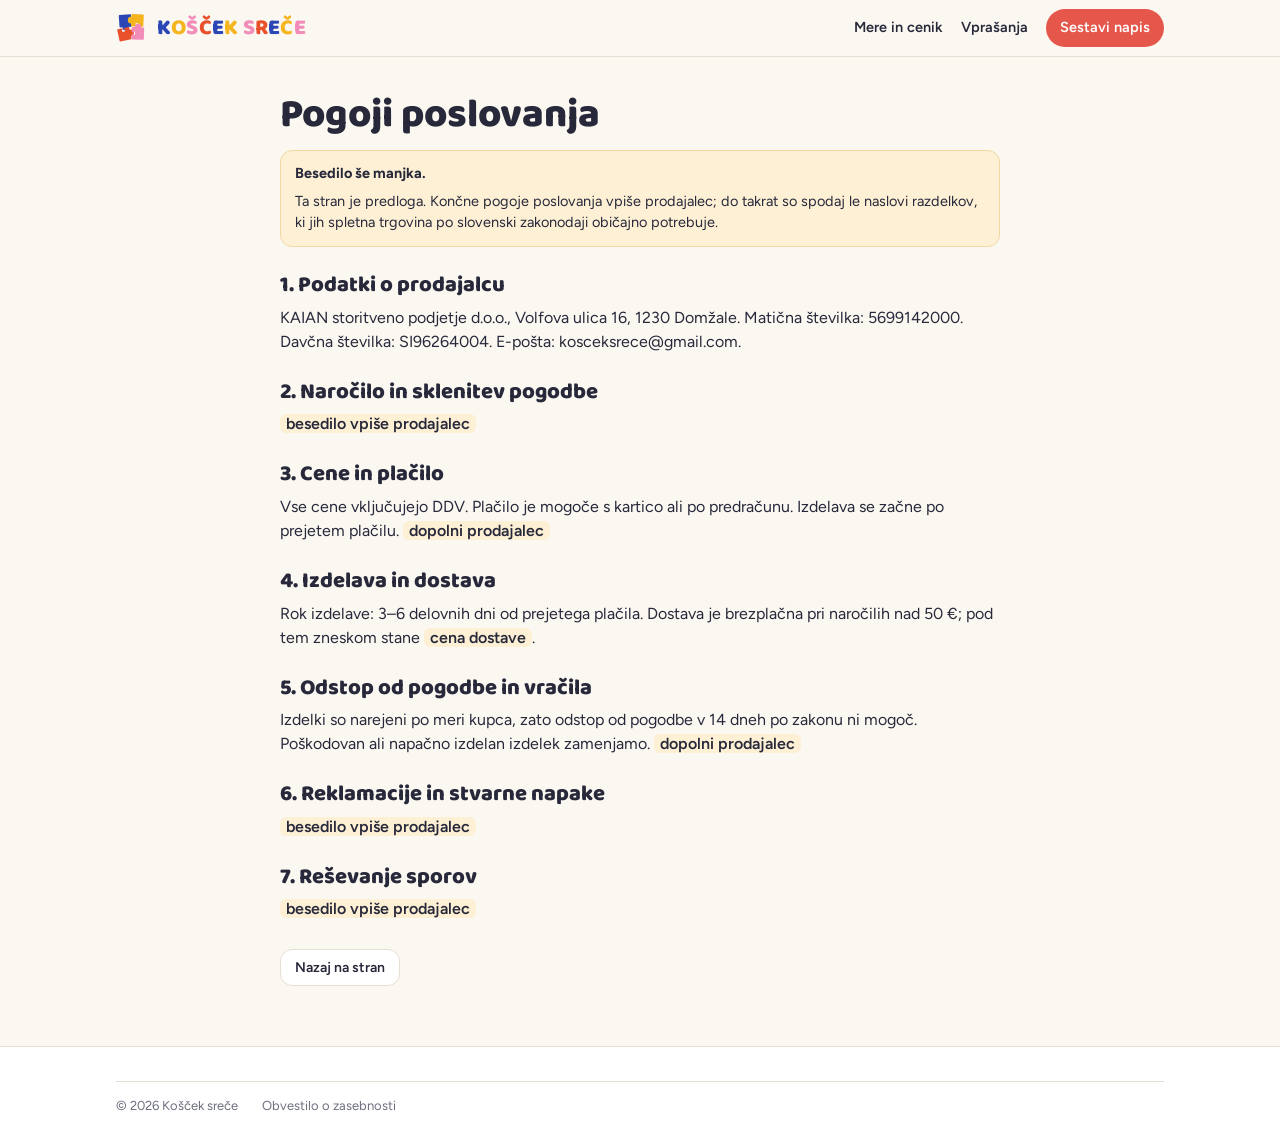
<file: pogoji.html>
<!DOCTYPE html>
<html lang="sl">
<head>
<meta charset="utf-8">
<meta name="viewport" content="width=device-width, initial-scale=1">
<title>Pogoji poslovanja · Košček sreče</title>
<link rel="icon" href="img/logotip.svg" type="image/svg+xml">
<link rel="preconnect" href="https://fonts.googleapis.com">
<link href="https://fonts.googleapis.com/css2?family=Baloo+2:wght@700;800&family=Figtree:wght@400;500;600;700&display=swap" rel="stylesheet">
<link rel="stylesheet" href="css/style.css">
</head>
<body>
<div class="top"><div class="wrap">
  <a class="brand" href="index.html" aria-label="Košček sreče"><svg class="logo" viewBox="-14 -14 148 148" aria-hidden="true"><path d="M0 0 L 50.0 0.0 L 50.0 18.0 C 45.2 10.0 34.0 12.0 34.0 25.0 C 34.0 38.0 45.2 40.0 50.0 32.0 L 50.0 50.0 L 32.0 50.0 C 40.0 54.8 38.0 66.0 25.0 66.0 C 12.0 66.0 10.0 54.8 18.0 50.0 L 0.0 50.0 L 0.0 0.0 Z" fill="#2A47B5" stroke="#2A47B5" stroke-width="7" stroke-linejoin="round" transform="translate(4 2) rotate(-4 25 25)"/><path d="M0 0 L 50.0 0.0 L 50.0 50.0 L 32.0 50.0 C 40.0 45.2 38.0 34.0 25.0 34.0 C 12.0 34.0 10.0 45.2 18.0 50.0 L 0.0 50.0 L 0.0 32.0 C -4.8 40.0 -16.0 38.0 -16.0 25.0 C -16.0 12.0 -4.8 10.0 0.0 18.0 L 0.0 0.0 Z" fill="#F4B51E" stroke="#F4B51E" stroke-width="7" stroke-linejoin="round" transform="translate(60 0) rotate(3 25 25)"/><path d="M0 0 L 18.0 0.0 C 10.0 4.8 12.0 16.0 25.0 16.0 C 38.0 16.0 40.0 4.8 32.0 0.0 L 50.0 0.0 L 50.0 18.0 C 54.8 10.0 66.0 12.0 66.0 25.0 C 66.0 38.0 54.8 40.0 50.0 32.0 L 50.0 50.0 L 0.0 50.0 L 0.0 0.0 Z" fill="#E9512D" stroke="#E9512D" stroke-width="7" stroke-linejoin="round" transform="translate(0 64) rotate(-12 25 25)"/><path d="M0 0 L 18.0 0.0 C 10.0 -4.8 12.0 -16.0 25.0 -16.0 C 38.0 -16.0 40.0 -4.8 32.0 0.0 L 50.0 0.0 L 50.0 50.0 L 0.0 50.0 L 0.0 32.0 C 4.8 40.0 16.0 38.0 16.0 25.0 C 16.0 12.0 4.8 10.0 0.0 18.0 L 0.0 0.0 Z" fill="#F28CB8" stroke="#F28CB8" stroke-width="7" stroke-linejoin="round" transform="translate(62 60) rotate(2 25 25)"/></svg><span class="brandTxt"><span>K</span><span>O</span><span>Š</span><span>Č</span><span>E</span><span>K</span> <span>S</span><span>R</span><span>E</span><span>Č</span><span>E</span></span></a>
  <nav class="nav" aria-label="Glavna navigacija"><a href="index.html#mere">Mere in cenik</a><a href="index.html#vprasanja">Vprašanja</a><a class="navCta" href="index.html#sestavi">Sestavi napis</a></nav>
</div></div>

<main class="wrap page">
  <h1>Pogoji poslovanja</h1>
  <div class="manjka"><strong>Besedilo še manjka.</strong> Ta stran je predloga. Končne pogoje poslovanja vpiše prodajalec; do takrat so spodaj le naslovi razdelkov, ki jih spletna trgovina po slovenski zakonodaji običajno potrebuje.</div>

  <h2>1. Podatki o prodajalcu</h2>
  <p><span data-cfg="prodajalec.naziv" data-manjka="naziv prodajalca"></span>, <span data-cfg="prodajalec.naslov" data-manjka="naslov"></span>. Matična številka: <span data-cfg="prodajalec.maticna" data-manjka="matična"></span>. Davčna številka: <span data-cfg="prodajalec.davcna" data-manjka="davčna"></span>. E-pošta: <span data-cfg="prodajalec.email"></span>.</p>

  <h2>2. Naročilo in sklenitev pogodbe</h2>
  <p><span class="todo">besedilo vpiše prodajalec</span></p>

  <h2>3. Cene in plačilo</h2>
  <p>Vse cene vključujejo DDV. Plačilo je mogoče s kartico ali po predračunu. Izdelava se začne po prejetem plačilu. <span class="todo">dopolni prodajalec</span></p>

  <h2>4. Izdelava in dostava</h2>
  <p>Rok izdelave: <span data-rok></span> od prejetega plačila. Dostava je brezplačna pri naročilih nad <span data-cfg="dostava.pragBrezplacne" data-format="eurShort"></span>; pod tem zneskom stane <span data-cfg="dostava.cenaPodPragom" data-format="eur" data-manjka="cena dostave"></span>.</p>

  <h2>5. Odstop od pogodbe in vračila</h2>
  <p>Izdelki so narejeni po meri kupca, zato odstop od pogodbe v 14 dneh po zakonu ni mogoč. Poškodovan ali napačno izdelan izdelek zamenjamo. <span class="todo">dopolni prodajalec</span></p>

  <h2>6. Reklamacije in stvarne napake</h2>
  <p><span class="todo">besedilo vpiše prodajalec</span></p>

  <h2>7. Reševanje sporov</h2>
  <p><span class="todo">besedilo vpiše prodajalec</span></p>

  <p style="margin-top:28px"><a class="btn" href="index.html">Nazaj na stran</a></p>
</main>

<footer><div class="wrap"><div class="copy"><span>© 2026 Košček sreče</span><a href="zasebnost.html">Obvestilo o zasebnosti</a></div></div></footer>

<script src="config.js"></script>
<script src="js/util.js"></script>
<script src="js/main.js"></script>
</body>
</html>
</file>
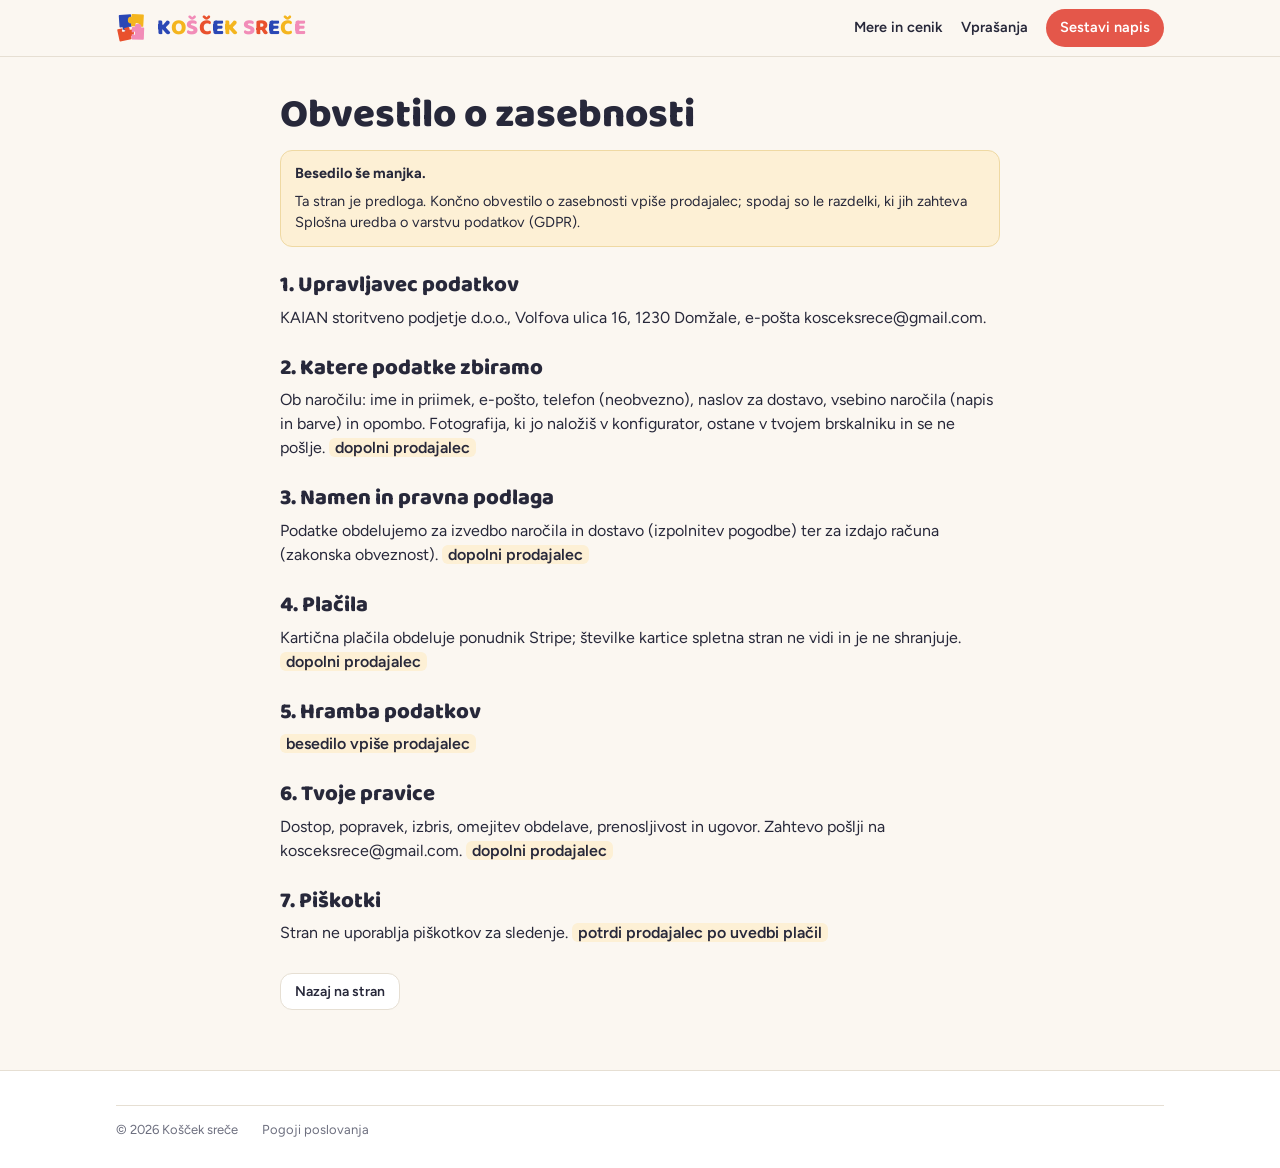
<file: zasebnost.html>
<!DOCTYPE html>
<html lang="sl">
<head>
<meta charset="utf-8">
<meta name="viewport" content="width=device-width, initial-scale=1">
<title>Obvestilo o zasebnosti · Košček sreče</title>
<link rel="icon" href="img/logotip.svg" type="image/svg+xml">
<link rel="preconnect" href="https://fonts.googleapis.com">
<link href="https://fonts.googleapis.com/css2?family=Baloo+2:wght@700;800&family=Figtree:wght@400;500;600;700&display=swap" rel="stylesheet">
<link rel="stylesheet" href="css/style.css">
</head>
<body>
<div class="top"><div class="wrap">
  <a class="brand" href="index.html" aria-label="Košček sreče"><svg class="logo" viewBox="-14 -14 148 148" aria-hidden="true"><path d="M0 0 L 50.0 0.0 L 50.0 18.0 C 45.2 10.0 34.0 12.0 34.0 25.0 C 34.0 38.0 45.2 40.0 50.0 32.0 L 50.0 50.0 L 32.0 50.0 C 40.0 54.8 38.0 66.0 25.0 66.0 C 12.0 66.0 10.0 54.8 18.0 50.0 L 0.0 50.0 L 0.0 0.0 Z" fill="#2A47B5" stroke="#2A47B5" stroke-width="7" stroke-linejoin="round" transform="translate(4 2) rotate(-4 25 25)"/><path d="M0 0 L 50.0 0.0 L 50.0 50.0 L 32.0 50.0 C 40.0 45.2 38.0 34.0 25.0 34.0 C 12.0 34.0 10.0 45.2 18.0 50.0 L 0.0 50.0 L 0.0 32.0 C -4.8 40.0 -16.0 38.0 -16.0 25.0 C -16.0 12.0 -4.8 10.0 0.0 18.0 L 0.0 0.0 Z" fill="#F4B51E" stroke="#F4B51E" stroke-width="7" stroke-linejoin="round" transform="translate(60 0) rotate(3 25 25)"/><path d="M0 0 L 18.0 0.0 C 10.0 4.8 12.0 16.0 25.0 16.0 C 38.0 16.0 40.0 4.8 32.0 0.0 L 50.0 0.0 L 50.0 18.0 C 54.8 10.0 66.0 12.0 66.0 25.0 C 66.0 38.0 54.8 40.0 50.0 32.0 L 50.0 50.0 L 0.0 50.0 L 0.0 0.0 Z" fill="#E9512D" stroke="#E9512D" stroke-width="7" stroke-linejoin="round" transform="translate(0 64) rotate(-12 25 25)"/><path d="M0 0 L 18.0 0.0 C 10.0 -4.8 12.0 -16.0 25.0 -16.0 C 38.0 -16.0 40.0 -4.8 32.0 0.0 L 50.0 0.0 L 50.0 50.0 L 0.0 50.0 L 0.0 32.0 C 4.8 40.0 16.0 38.0 16.0 25.0 C 16.0 12.0 4.8 10.0 0.0 18.0 L 0.0 0.0 Z" fill="#F28CB8" stroke="#F28CB8" stroke-width="7" stroke-linejoin="round" transform="translate(62 60) rotate(2 25 25)"/></svg><span class="brandTxt"><span>K</span><span>O</span><span>Š</span><span>Č</span><span>E</span><span>K</span> <span>S</span><span>R</span><span>E</span><span>Č</span><span>E</span></span></a>
  <nav class="nav" aria-label="Glavna navigacija"><a href="index.html#mere">Mere in cenik</a><a href="index.html#vprasanja">Vprašanja</a><a class="navCta" href="index.html#sestavi">Sestavi napis</a></nav>
</div></div>

<main class="wrap page">
  <h1>Obvestilo o zasebnosti</h1>
  <div class="manjka"><strong>Besedilo še manjka.</strong> Ta stran je predloga. Končno obvestilo o zasebnosti vpiše prodajalec; spodaj so le razdelki, ki jih zahteva Splošna uredba o varstvu podatkov (GDPR).</div>

  <h2>1. Upravljavec podatkov</h2>
  <p><span data-cfg="prodajalec.naziv" data-manjka="naziv prodajalca"></span>, <span data-cfg="prodajalec.naslov" data-manjka="naslov"></span>, e-pošta <span data-cfg="prodajalec.email"></span>.</p>

  <h2>2. Katere podatke zbiramo</h2>
  <p>Ob naročilu: ime in priimek, e-pošto, telefon (neobvezno), naslov za dostavo, vsebino naročila (napis in barve) in opombo. Fotografija, ki jo naložiš v konfigurator, ostane v tvojem brskalniku in se ne pošlje. <span class="todo">dopolni prodajalec</span></p>

  <h2>3. Namen in pravna podlaga</h2>
  <p>Podatke obdelujemo za izvedbo naročila in dostavo (izpolnitev pogodbe) ter za izdajo računa (zakonska obveznost). <span class="todo">dopolni prodajalec</span></p>

  <h2>4. Plačila</h2>
  <p>Kartična plačila obdeluje ponudnik Stripe; številke kartice spletna stran ne vidi in je ne shranjuje. <span class="todo">dopolni prodajalec</span></p>

  <h2>5. Hramba podatkov</h2>
  <p><span class="todo">besedilo vpiše prodajalec</span></p>

  <h2>6. Tvoje pravice</h2>
  <p>Dostop, popravek, izbris, omejitev obdelave, prenosljivost in ugovor. Zahtevo pošlji na <span data-cfg="prodajalec.email"></span>. <span class="todo">dopolni prodajalec</span></p>

  <h2>7. Piškotki</h2>
  <p>Stran ne uporablja piškotkov za sledenje. <span class="todo">potrdi prodajalec po uvedbi plačil</span></p>

  <p style="margin-top:28px"><a class="btn" href="index.html">Nazaj na stran</a></p>
</main>

<footer><div class="wrap"><div class="copy"><span>© 2026 Košček sreče</span><a href="pogoji.html">Pogoji poslovanja</a></div></div></footer>

<script src="config.js"></script>
<script src="js/util.js"></script>
<script src="js/main.js"></script>
</body>
</html>
</file>
<file: css/style.css>
/* Košček sreče – slogi. Vir: referenca/prototip.html */
:root{
  /* Layout: one long page. Compact hero, then the configurator (preview left and pinned, steps right; stacked on phones), then sizes, prices, checkout, questions. */
  --paper:#fbf7f1;
  --card:#ffffff;
  --ink:#27283a;
  --muted:#6d6f7f;
  --line:#e6dfd3;
  --accent:#e4574a;
  --accent-ink:#ffffff;
  --ok:#1f8f80;
  --ok-bg:#e3f3f0;
  --warn-bg:#fdf0d5;
  --display:"Baloo 2","Arial Rounded MT Bold","Trebuchet MS",system-ui,sans-serif;
  --body:"Figtree",system-ui,-apple-system,"Segoe UI",sans-serif;
  color-scheme:light;
}
*{box-sizing:border-box}
html{scroll-behavior:smooth}
html,body{margin:0}
body{background:var(--paper);color:var(--ink);font-family:var(--body);font-size:16px;line-height:1.5}
.wrap{max-width:1080px;margin:0 auto;padding:0 16px}
a{color:inherit}
h1,h2,h3{font-family:var(--display);margin:0;line-height:1.12;text-wrap:balance}
h1{font-weight:800;font-size:clamp(32px,6vw,52px)}
h2{font-weight:800;font-size:clamp(24px,4vw,32px)}
h3{font-weight:700;font-size:19px}
p{margin:0}
.muted{color:var(--muted)}
.small{font-size:14px}
section{padding:36px 0}
.sechead{display:flex;flex-direction:column;gap:6px;margin-bottom:18px;max-width:62ch}

/* top bar */
.top{position:sticky;top:0;z-index:20;border-bottom:1px solid var(--line);background:rgba(251,247,241,.94);-webkit-backdrop-filter:blur(10px);backdrop-filter:blur(10px)}
.top .wrap{display:flex;align-items:center;gap:14px;min-height:56px;padding-top:8px;padding-bottom:8px}
.navCta{background:var(--accent);color:var(--accent-ink)!important;border-radius:99px;padding:8px 14px!important}
.navCta:hover{text-decoration:none!important;filter:brightness(.95)}
@media (max-width:719px){.nav a:not(.navCta){display:none}}
.brand{font-family:var(--display);font-weight:800;font-size:22px;text-decoration:none;letter-spacing:.01em;display:inline-flex;align-items:center;gap:9px}
.logo{width:32px;height:32px;flex:none;display:block}
footer .logo{width:40px;height:40px;margin-bottom:8px}
.brandTxt>span:nth-child(4n+1){color:#2A47B5}.brandTxt>span:nth-child(4n+2){color:#F4B51E}.brandTxt>span:nth-child(4n+3){color:#F28CB8}.brandTxt>span:nth-child(4n){color:#E9512D}
.nav{margin-left:auto;display:flex;gap:4px 18px;align-items:center;font-weight:600;font-size:14.5px}
.nav a{text-decoration:none;padding:4px 0}
.band{background:var(--card);border-top:1px solid var(--line);border-bottom:1px solid var(--line)}
.band .cardbox,.band .how li,.band details{background:var(--paper)}
.gal{display:grid;grid-template-columns:repeat(2,1fr);gap:10px}
.tile{position:relative;margin:0;aspect-ratio:4/5;border-radius:16px;overflow:hidden;background:var(--bg);display:flex;align-items:center;justify-content:center}
.tile::before{content:"";position:absolute;inset:0;background:linear-gradient(180deg,rgba(255,255,255,.35),rgba(255,255,255,0) 40%,rgba(0,0,0,.08))}
.tile>span{position:relative;font:800 clamp(72px,14vw,140px) var(--display);color:var(--c);filter:drop-shadow(0 8px 12px rgba(0,0,0,.2))}
.tile figcaption{position:absolute;left:10px;right:10px;bottom:10px;font-size:12.5px;color:var(--muted);background:rgba(255,255,255,.88);border-radius:10px;padding:6px 10px;text-align:center}
.tile img{position:absolute;inset:0;width:100%;height:100%;object-fit:cover}
@media (min-width:720px){.gal{grid-template-columns:repeat(4,1fr);gap:14px}.tile.big{grid-column:span 2;grid-row:span 2;aspect-ratio:auto}}
.tile.more{text-decoration:none;color:var(--ink);border:2px dashed #e8c98a}
.tile.more::before{display:none}
.moreIn{position:relative;text-align:center;display:flex;flex-direction:column;gap:4px;padding:12px}
.moreIn b{font-family:var(--display);font-size:20px;line-height:1.15}
.moreIn small{color:var(--muted);font-size:13px}
.why{display:grid;grid-template-columns:1fr;gap:14px;margin:0;padding:0;list-style:none}
.why li{display:flex;gap:14px;align-items:center;background:var(--card);border:1px solid var(--line);border-radius:16px;padding:14px 16px;font-weight:600;font-size:15.5px}
.why svg{flex:none;width:40px;height:40px;fill:none;stroke:var(--c);stroke-width:2.2;stroke-linecap:round;stroke-linejoin:round}
@media (min-width:640px){.why{grid-template-columns:repeat(2,1fr)}}
@media (min-width:900px){.why{grid-template-columns:repeat(4,1fr)}.why li{flex-direction:column;align-items:flex-start;gap:10px}}
footer{border-top:1px solid var(--line);background:var(--card);padding:34px 0 28px;color:var(--muted);font-size:14px}
footer .wrap{display:grid;grid-template-columns:1fr;gap:22px}
footer h4{font-family:var(--display);font-size:16px;color:var(--ink);margin:0 0 8px}
footer ul{list-style:none;margin:0;padding:0;display:flex;flex-direction:column;gap:5px}
footer a{text-decoration:none}footer a:hover{text-decoration:underline}
footer .copy{grid-column:1/-1;border-top:1px solid var(--line);padding-top:14px;font-size:13px;display:flex;gap:8px 24px;flex-wrap:wrap}
@media (min-width:720px){footer .wrap{grid-template-columns:1.4fr 1fr 1fr}}
.nav a:hover{text-decoration:underline}

/* hero */
.hero{padding:34px 0 8px}
.hero p.lead{font-size:18px;color:var(--muted);max-width:56ch;margin-top:10px}
.facts{display:flex;gap:8px;flex-wrap:wrap;margin-top:16px;padding:0;list-style:none}
.facts li{background:var(--card);border:1px solid var(--line);border-radius:99px;padding:6px 14px;font-weight:600;font-size:14.5px}
.cta{display:inline-block;margin-top:18px;background:var(--accent);color:var(--accent-ink);text-decoration:none;font-weight:700;font-size:17px;border-radius:99px;padding:13px 24px}
.heroGrid{display:grid;grid-template-columns:1fr;gap:24px;align-items:center}
.heroArt{position:relative;border-radius:22px;overflow:hidden;aspect-ratio:4/3;box-shadow:0 22px 50px rgba(39,40,58,.16);background:#efe2d6}
.heroArt svg{width:100%;height:100%;display:block}
.heroArt .flt{animation:bob 4.6s ease-in-out infinite;transform-box:fill-box;transform-origin:center}
.heroArt .flt:nth-child(2){animation-delay:-1.5s}
.heroArt .flt:nth-child(3){animation-delay:-3s}
@keyframes bob{0%,100%{transform:translateY(0)}50%{transform:translateY(-7px)}}
@media (min-width:900px){
  .hero{padding:40px 0 16px}
  .heroGrid{grid-template-columns:minmax(0,.9fr) minmax(0,1.1fr);gap:40px}
  .heroArt{aspect-ratio:5/4}
}
@media (prefers-reduced-motion:reduce){.heroArt .flt{animation:none}}

/* configurator */
.conf{display:grid;grid-template-columns:1fr;gap:16px;align-items:start}
.stageWrap{position:sticky;top:56px;z-index:5;background:var(--paper);padding:8px 0}
.stage{position:relative;border-radius:18px;border:1px solid var(--line);height:240px;display:flex;align-items:center;justify-content:center;overflow:hidden;background:#eee}
.scene{position:absolute;inset:0}
.scene svg{width:100%;height:100%;display:block}
#word{position:relative;display:block;margin-top:-8px}
#word svg{display:block;overflow:visible}
#word text.ltr{cursor:pointer;-webkit-tap-highlight-color:transparent}
#word text.ltr:focus{outline:none}
#word text.ltr:focus-visible{outline:3px solid #27283a;outline-offset:3px}
.empty{position:relative;background:rgba(255,255,255,.85);padding:6px 12px;border-radius:99px;font-weight:500;font-size:15px}
.stageNote{position:absolute;left:10px;top:8px;font-size:11.5px;color:rgba(39,40,58,.78);background:rgba(255,255,255,.8);padding:1px 8px;border-radius:99px}
.steps{display:flex;flex-direction:column;gap:12px}
.cardbox{background:var(--card);border:1px solid var(--line);border-radius:16px;padding:16px;display:flex;flex-direction:column;gap:10px}
.stepno{font-size:12.5px;font-weight:700;letter-spacing:.06em;text-transform:uppercase;color:var(--accent)}
@media (min-width:900px){
  .conf{grid-template-columns:minmax(0,1.05fr) minmax(0,1fr);gap:24px}
  .stageWrap{top:72px;padding:0}
  .stage{height:440px}
}

/* controls */
label{font-weight:600;font-size:14px;display:block;margin-bottom:4px}
input[type=text],input[type=email],input[type=tel],input[type=date],input[type=number],textarea{width:100%;font:500 16px var(--body);color:var(--ink);background:var(--card);border:1.5px solid var(--line);border-radius:12px;padding:11px 13px}
input:focus,textarea:focus{outline:none;border-color:var(--ink)}
#napis{font-family:var(--display);font-weight:700;font-size:24px;letter-spacing:.06em;text-transform:uppercase}
.row{display:flex;gap:12px;flex-wrap:wrap}
.row>div{flex:1 1 200px}
.headrow{display:flex;justify-content:space-between;align-items:center;gap:10px;flex-wrap:wrap}
.seg{display:inline-flex;border:1.5px solid var(--line);border-radius:99px;padding:2px;background:var(--paper)}
.seg button{font:600 13px var(--body);color:var(--ink);background:none;border:0;border-radius:99px;padding:5px 12px;cursor:pointer}
.seg button[aria-pressed="true"]{background:var(--ink);color:#fff}
.lchips{display:flex;gap:6px;flex-wrap:wrap}
.lchip{font:700 17px var(--display);width:40px;height:40px;border-radius:50%;border:2px solid var(--line);background:var(--card);cursor:pointer;color:var(--ink);display:flex;align-items:center;justify-content:center;position:relative}
.lchip::after{content:"";position:absolute;right:-2px;bottom:-2px;width:14px;height:14px;border-radius:50%;background:var(--c);border:2px solid #fff}
.lchip[aria-pressed="true"]{border-color:var(--ink);box-shadow:0 0 0 2px var(--ink)}
.pal{display:grid;grid-template-columns:repeat(6,1fr);gap:8px 6px}
.sw{appearance:none;border:0;background:none;padding:0;cursor:pointer;display:flex;flex-direction:column;align-items:center;gap:3px;font:500 11px/1.15 var(--body);color:var(--muted);text-align:center}
.sw i{display:block;width:100%;aspect-ratio:1;max-width:48px;border-radius:50%;box-shadow:inset 0 -4px 0 rgba(0,0,0,.14),0 0 0 1px rgba(0,0,0,.08)}
.sw.on i{box-shadow:inset 0 -4px 0 rgba(0,0,0,.14),0 0 0 3px var(--card),0 0 0 6px var(--ink)}
.actions{display:flex;gap:8px;flex-wrap:wrap}
.btn{font:600 14px var(--body);color:var(--ink);background:var(--card);border:1.5px solid var(--line);border-radius:12px;padding:9px 14px;cursor:pointer;text-decoration:none;display:inline-block}
.btn.primary{background:var(--accent);border-color:var(--accent);color:var(--accent-ink);font-size:17px;font-weight:700;padding:14px 18px;width:100%;border-radius:99px;text-align:center}
.btn.ok{background:var(--ok);border-color:var(--ok);color:#fff}
.chips{display:flex;gap:6px;flex-wrap:wrap}
.chip{font:600 13.5px var(--body);color:var(--ink);background:var(--card);border:1.5px solid var(--line);border-radius:99px;padding:6px 13px;cursor:pointer}
.chip[aria-pressed="true"]{background:var(--ink);color:#fff;border-color:var(--ink)}
.walls{display:flex;gap:8px;flex-wrap:wrap;align-items:center}
.wall{appearance:none;width:32px;height:32px;border-radius:50%;border:1px solid rgba(0,0,0,.18);cursor:pointer;padding:0}
.wall[aria-pressed="true"]{box-shadow:0 0 0 3px var(--card),0 0 0 5px var(--ink)}
.custom{display:flex;align-items:center;gap:6px;font-size:13.5px;font-weight:600;margin:0}
.custom input{width:38px;height:32px;padding:0;border:1px solid var(--line);border-radius:8px;background:none;cursor:pointer}
.scene img{width:100%;height:100%;object-fit:cover;display:block}
.stage.foto #word{touch-action:none;cursor:grab}
.stage.foto #word:active{cursor:grabbing}
.vh{position:absolute;width:1px;height:1px;overflow:hidden;clip:rect(0 0 0 0);white-space:nowrap}
.vh:focus-visible+.btn{outline:3px solid var(--ink);outline-offset:2px}
input[type=range]{width:100%;accent-color:var(--ok);margin:4px 0 0}
#photoBox{display:flex;flex-direction:column;gap:10px;border-top:1px solid var(--line);padding-top:10px}
.chip:focus-visible,.btn:focus-visible,.sw:focus-visible,.wall:focus-visible,.lchip:focus-visible,.seg button:focus-visible,.cta:focus-visible,.pay:focus-within{outline:3px solid var(--ink);outline-offset:2px}
.check label,.radio label{font-weight:500;display:flex;gap:8px;align-items:flex-start;margin:0}
.check input,.radio input{width:18px;height:18px;margin-top:3px;accent-color:var(--ok);flex:none}
.radio{display:flex;gap:16px;flex-wrap:wrap}
.sumTop{display:flex;justify-content:space-between;align-items:baseline;gap:12px}
.price{font-family:var(--display);font-weight:800;font-size:28px;font-variant-numeric:tabular-nums;white-space:nowrap}
.pairs{display:flex;flex-wrap:wrap;gap:6px;margin:0;padding:0;list-style:none}
.pairs li{display:flex;align-items:center;gap:6px;font-size:13.5px;font-weight:600;border:1px solid var(--line);border-radius:99px;padding:3px 10px 3px 4px}
.pairs b{display:inline-flex;align-items:center;justify-content:center;width:22px;height:22px;border-radius:50%;font-size:12px;box-shadow:0 0 0 1px rgba(0,0,0,.08)}
.flist{margin:0;padding:0;list-style:none;font-size:14px;color:var(--muted);display:flex;flex-direction:column;gap:2px}
.flist strong{color:var(--ink)}

/* how it works */
.how{display:grid;grid-template-columns:repeat(auto-fit,minmax(200px,1fr));gap:12px;padding:0;margin:0;list-style:none;counter-reset:s}
.how li{background:var(--card);border:1px solid var(--line);border-radius:16px;padding:16px;counter-increment:s;display:flex;flex-direction:column;gap:4px}
.how li::before{content:counter(s);font:800 18px var(--display);width:34px;height:34px;border-radius:50%;display:flex;align-items:center;justify-content:center;color:#fff;background:var(--c)}

/* sizes + prices */
.two{display:grid;grid-template-columns:1fr;gap:16px}
@media (min-width:820px){.two{grid-template-columns:1.15fr 1fr}}
.sketch{background:var(--card);border:1px solid var(--line);border-radius:16px;padding:10px}
.sketch svg{width:100%;height:auto;display:block}
.tblwrap{overflow-x:auto}
table{border-collapse:collapse;width:100%;font-size:15px;font-variant-numeric:tabular-nums}
th,td{text-align:left;padding:8px 10px;border-bottom:1px solid var(--line)}
th{font-size:12.5px;letter-spacing:.05em;text-transform:uppercase;color:var(--muted)}
td.r,th.r{text-align:right}
.todo{background:var(--warn-bg);border-radius:6px;padding:0 6px;font-weight:600;white-space:nowrap}

/* checkout */
.checkout{display:grid;grid-template-columns:1fr;gap:16px;align-items:start}
@media (min-width:900px){.checkout{grid-template-columns:minmax(0,1.3fr) minmax(0,1fr);gap:24px}}
.pays{display:grid;grid-template-columns:1fr;gap:10px}
@media (min-width:560px){.pays{grid-template-columns:1fr 1fr}}
.pay{display:flex;gap:10px;align-items:flex-start;border:2px solid var(--line);border-radius:14px;padding:12px;cursor:pointer;margin:0;background:var(--card);font-weight:500}
.pay input{width:18px;height:18px;margin-top:3px;accent-color:var(--ok);flex:none}
.pay.on{border-color:var(--ok);background:var(--ok-bg)}
.pay b{display:block;font-size:16px;color:var(--ink)}
.pay span{font-size:13.5px;color:var(--muted)}
.err{color:#b3261e;font-size:14px;font-weight:600}
.panel{background:var(--card);border:1.5px solid var(--line);border-radius:16px;padding:18px;display:flex;flex-direction:column;gap:12px}
.panel.good{border-color:var(--ok);background:var(--ok-bg)}
.panel.bad{border-color:#b3261e;background:#fdecea}
.fake{border:1.5px dashed #b9b3a7;border-radius:10px;padding:10px 12px;color:#9b958a;font:500 15px ui-monospace,Menlo,Consolas,monospace;background:#faf8f4;user-select:none}
.fakeLabel{font-size:13px;font-weight:600;color:var(--muted);margin-bottom:3px}
.doc{background:#fff;border:1px solid var(--line);border-radius:10px;padding:14px;font-size:14.5px;display:flex;flex-direction:column;gap:6px}
.doc dl{display:grid;grid-template-columns:auto 1fr;gap:3px 14px;margin:0}
.doc dt{color:var(--muted)}.doc dd{margin:0;font-weight:600;font-variant-numeric:tabular-nums}
.track{display:flex;flex-direction:column;gap:0;margin:0;padding:0;list-style:none}
.track li{display:flex;gap:10px;align-items:flex-start;padding:0 0 12px 0;position:relative;font-size:14.5px}
.track li::before{content:"";width:14px;height:14px;border-radius:50%;border:2px solid var(--muted);background:var(--card);margin-top:4px;flex:none;position:relative;z-index:1}
.track li:not(:last-child)::after{content:"";position:absolute;left:6px;top:16px;bottom:-4px;width:2px;background:var(--line)}
.track li.done::before{background:var(--ok);border-color:var(--ok)}
.track li.now{font-weight:700}
.track li.now::before{border-color:var(--accent);background:var(--accent)}
details{background:var(--card);border:1px solid var(--line);border-radius:12px;padding:12px 14px}
details+details{margin-top:8px}
summary{font-weight:600;cursor:pointer}
details p,details ul{margin-top:8px;color:var(--muted)}
details ul{padding-left:20px}
[hidden]{display:none!important}
@media (max-width:420px){.pal{grid-template-columns:repeat(4,1fr)}}
@media (prefers-reduced-motion:reduce){html{scroll-behavior:auto}}

/* dodatki projekta (niso v prototipu) */
.manjka{background:var(--warn-bg);border:1px solid #efd9a3;border-radius:12px;padding:12px 14px;font-size:14.5px;display:flex;flex-direction:column;gap:6px}
.manjka strong{color:var(--ink)}
.manjka ul{margin:0;padding-left:20px;color:var(--muted)}
.note{font-size:13.5px;color:var(--muted);background:var(--card);border:1px dashed var(--line);border-radius:10px;padding:8px 12px}
.page{padding:36px 0 60px;max-width:72ch}
.page h1{font-size:clamp(28px,5vw,40px);margin-bottom:12px}
.page h2{font-size:22px;margin:26px 0 8px}
.page p+p{margin-top:10px}
.page ul{padding-left:22px;color:var(--muted)}
.skip{position:absolute;left:-9999px;top:0;background:var(--ink);color:#fff;padding:8px 12px;border-radius:0 0 8px 0;z-index:30}
.skip:focus{left:0}
a:focus-visible,summary:focus-visible,input[type=range]:focus-visible,input[type=checkbox]:focus-visible,input[type=radio]:focus-visible{outline:3px solid var(--ink);outline-offset:2px}
</file>
